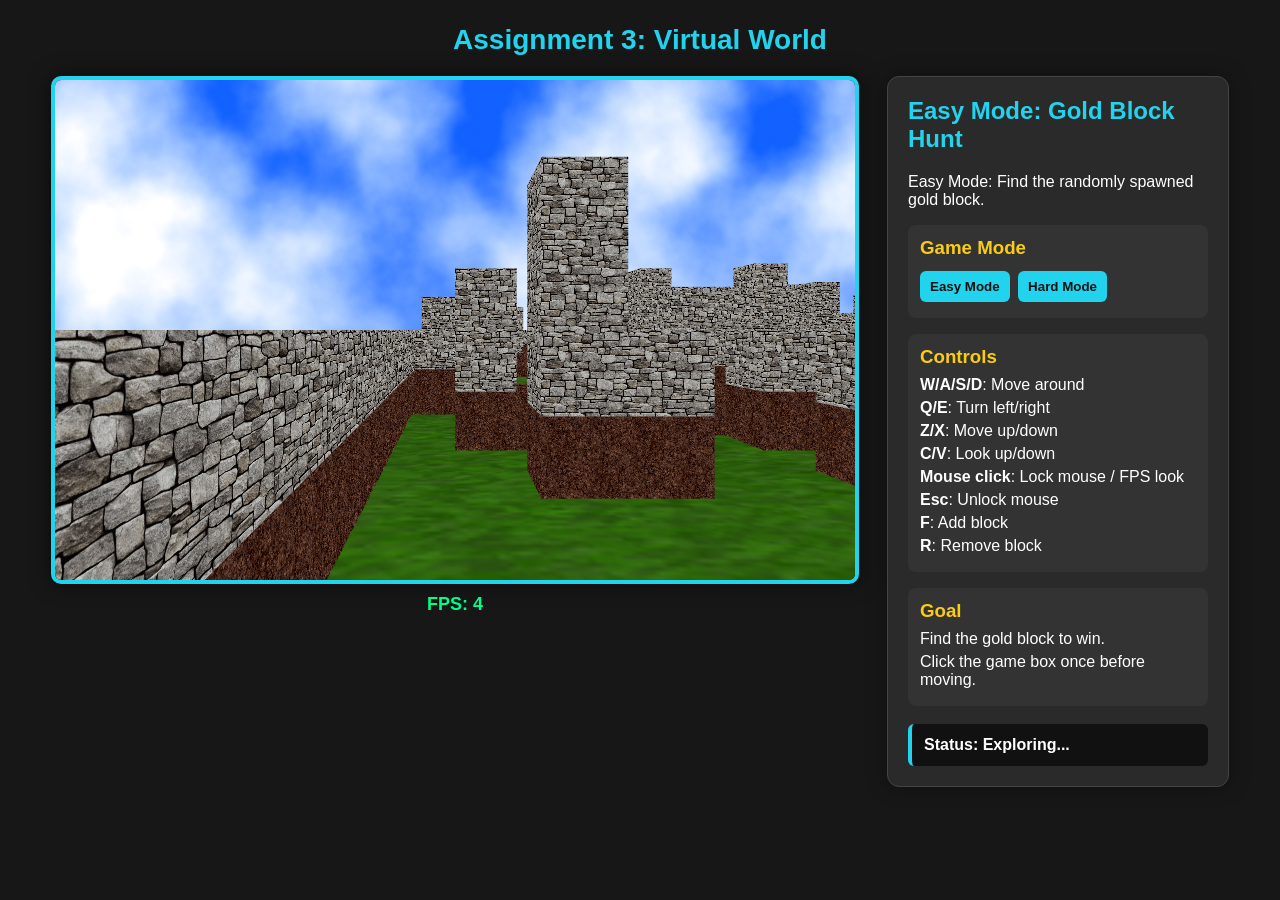
<file: asgn3/index.html>
<!DOCTYPE html>
<html lang="en">
  <head>
    <meta charset="utf-8" />
    <title>Assignment 3 - Virtual World</title>
    <link rel="stylesheet" href="./src/styles.css" />
  </head>

  <body>
    <div id="page">
      <h1>Assignment 3: Virtual World</h1>

      <div id="main-layout">
        <div id="game-panel">
          <canvas id="webgl" width="800" height="500" tabindex="0">
            Please use a browser that supports canvas.
          </canvas>

          <div id="fps">FPS: --</div>
        </div>

        <div id="info-panel">
          <h2>Gold Block Hunt</h2>
          <p id="mode-description">
            Easy Mode: Find the randomly spawned gold block.
          </p>

          <div class="box">
            <h3>Game Mode</h3>
            <button onclick="startEasyMode()">Easy Mode</button>
            <button onclick="startHardMode()">Hard Mode</button>
            <button id="restart-button" onclick="restartCurrentMode()">
              Restart
            </button>
          </div>

          <div class="box">
            <h3>Controls</h3>
            <p><b>W/A/S/D</b>: Move around</p>
            <p><b>Q/E</b>: Turn left/right</p>
            <p><b>Z/X</b>: Move up/down</p>
            <p><b>C/V</b>: Look up/down</p>
            <p><b>Mouse click</b>: Lock mouse / FPS look</p>
            <p><b>Esc</b>: Unlock mouse</p>
            <p><b>F</b>: Add block</p>
            <p><b>R</b>: Remove block</p>
          </div>

          <div class="box">
            <h3>Goal</h3>
            <p id="goal-text">Find the gold block to win.</p>
            <p>Click the game box once before moving.</p>
          </div>

          <div id="message">Status: Exploring...</div>
        </div>
      </div>
    </div>

    <!-- Matsuda helper libraries -->
    <script src="./lib/webgl-utils.js"></script>
    <script src="./lib/webgl-debug.js"></script>
    <script src="./lib/cuon-utils.js"></script>
    <script src="./lib/cuon-matrix.js"></script>

    <!-- Project files -->
    <script src="./src/Camera.js"></script>
    <script src="./src/Cube.js"></script>
    <script src="./src/World.js"></script>
    <script src="./src/Controls.js"></script>
    <script src="./src/index.js"></script>
  </body>
</html>
</file>
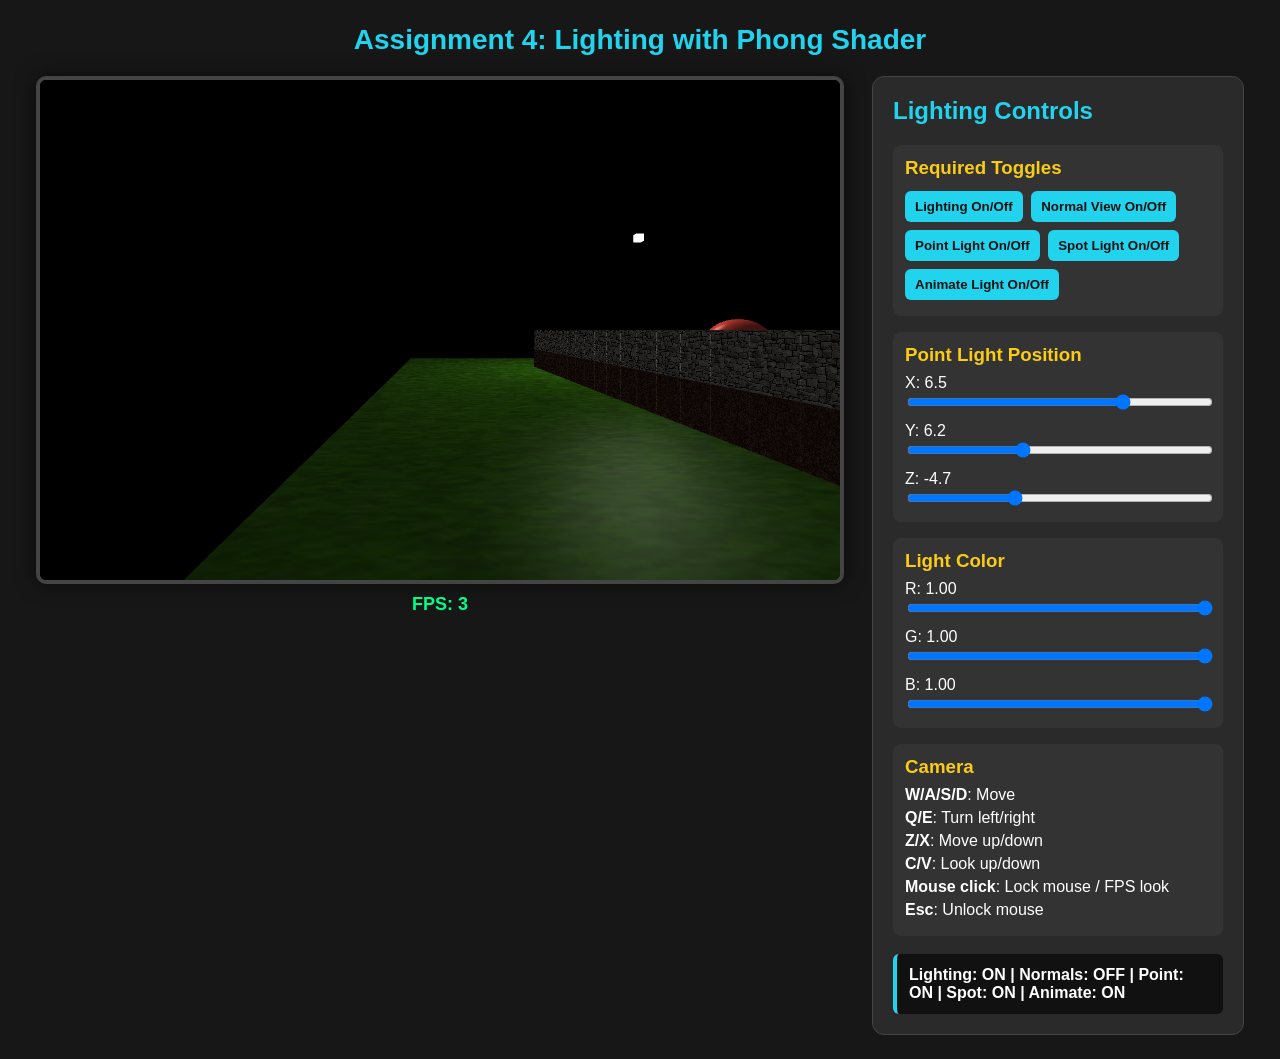
<file: asgn4/index.html>
<!DOCTYPE html>
<html lang="en">
  <head>
    <meta charset="utf-8" />
    <title>Assignment 4 - Lighting</title>
    <link rel="stylesheet" href="./src/styles.css" />
  </head>

  <body>
    <div id="page">
      <h1>Assignment 4: Lighting with Phong Shader</h1>

      <div id="main-layout">
        <div id="game-panel">
          <canvas id="webgl" width="800" height="500" tabindex="0">
            Please use a browser that supports canvas.
          </canvas>

          <div id="fps">FPS: --</div>
        </div>

        <div id="info-panel">
          <h2>Lighting Controls</h2>

          <div class="box">
            <h3>Required Toggles</h3>
            <button onclick="toggleLighting()">Lighting On/Off</button>
            <button onclick="toggleNormals()">Normal View On/Off</button>
            <button onclick="togglePointLight()">Point Light On/Off</button>
            <button onclick="toggleSpotLight()">Spot Light On/Off</button>
            <button onclick="toggleAnimateLight()">Animate Light On/Off</button>
          </div>

          <div class="box">
            <h3>Point Light Position</h3>

            <label>X: <span id="lightXText">0</span></label>
            <input
              id="lightXSlider"
              type="range"
              min="-15"
              max="15"
              value="0"
              step="0.1"
              oninput="updateLightSlider()"
            />

            <label>Y: <span id="lightYText">5</span></label>
            <input
              id="lightYSlider"
              type="range"
              min="1"
              max="15"
              value="5"
              step="0.1"
              oninput="updateLightSlider()"
            />

            <label>Z: <span id="lightZText">0</span></label>
            <input
              id="lightZSlider"
              type="range"
              min="-15"
              max="15"
              value="0"
              step="0.1"
              oninput="updateLightSlider()"
            />
          </div>

          <div class="box">
            <h3>Light Color</h3>

            <label>R: <span id="lightRText">1.00</span></label>
            <input
              id="lightRSlider"
              type="range"
              min="0"
              max="1"
              value="1"
              step="0.01"
              oninput="updateLightColor()"
            />

            <label>G: <span id="lightGText">1.00</span></label>
            <input
              id="lightGSlider"
              type="range"
              min="0"
              max="1"
              value="1"
              step="0.01"
              oninput="updateLightColor()"
            />

            <label>B: <span id="lightBText">1.00</span></label>
            <input
              id="lightBSlider"
              type="range"
              min="0"
              max="1"
              value="1"
              step="0.01"
              oninput="updateLightColor()"
            />
          </div>

          <div class="box">
            <h3>Camera</h3>
            <p><b>W/A/S/D</b>: Move</p>
            <p><b>Q/E</b>: Turn left/right</p>
            <p><b>Z/X</b>: Move up/down</p>
            <p><b>C/V</b>: Look up/down</p>
            <p><b>Mouse click</b>: Lock mouse / FPS look</p>
            <p><b>Esc</b>: Unlock mouse</p>
          </div>

          <div id="message">
            Lighting: ON | Normals: OFF | Point: ON | Spot: ON | Animate: ON
          </div>
        </div>
      </div>
    </div>

    <script src="./lib/webgl-utils.js"></script>
    <script src="./lib/webgl-debug.js"></script>
    <script src="./lib/cuon-utils.js"></script>
    <script src="./lib/cuon-matrix.js"></script>

    <script src="./src/Camera.js"></script>
    <script src="./src/Controls.js"></script>
    <script src="./src/Cube.js"></script>
    <script src="./src/Sphere.js"></script>
    <script src="./src/Model.js"></script>
    <script src="./src/World.js"></script>
    <script src="./src/index.js"></script>
  </body>
</html>
</file>
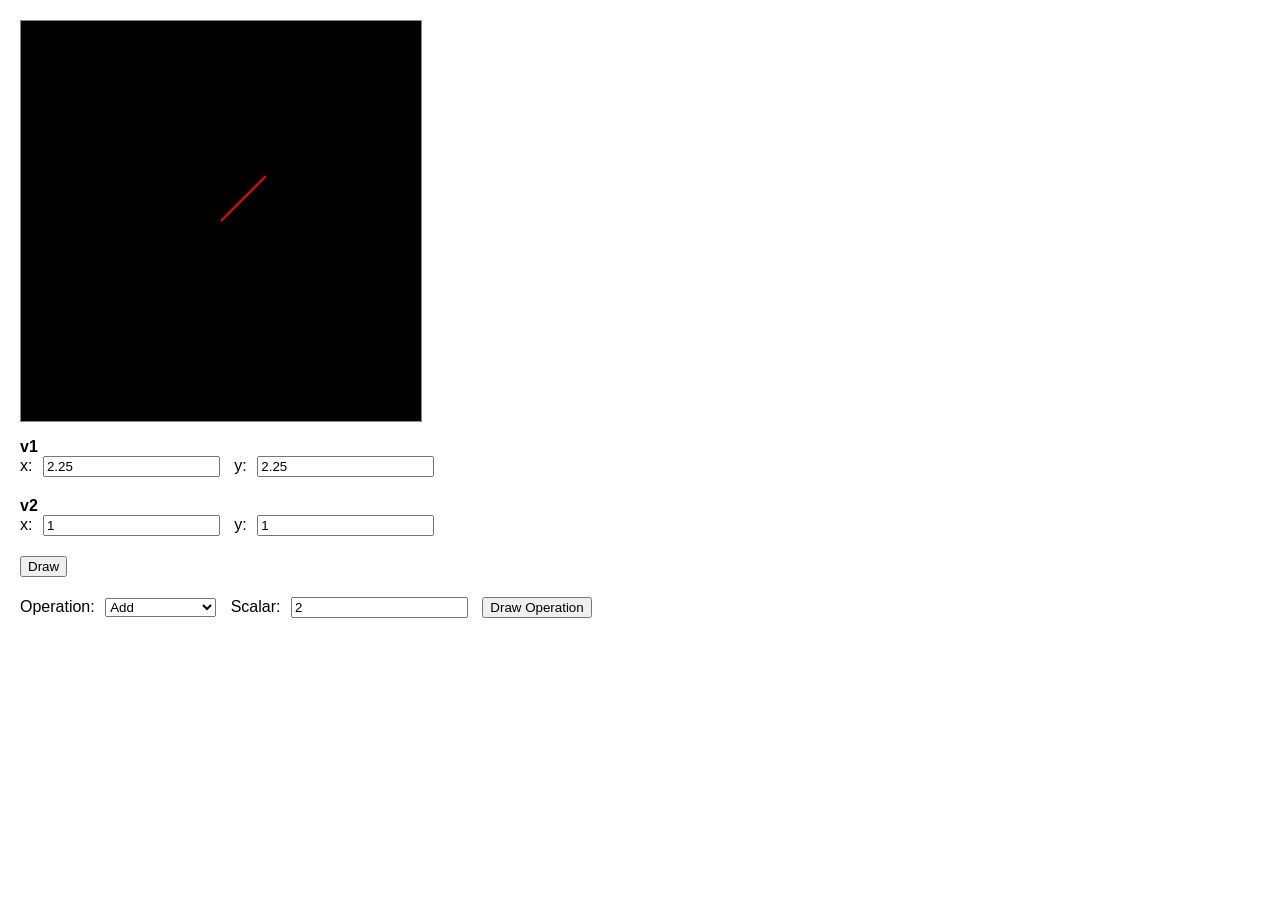
<file: asgn0/asg0.html>
<!DOCTYPE html>
<html lang="en">
  <head>
    <meta charset="utf-8" />
    <title>ASG0 - Vector Operations</title>
    <style>
      body {
        font-family: Arial, sans-serif;
        margin: 20px;
      }

      canvas {
        border: 1px solid #888;
        display: block;
        margin-bottom: 16px;
      }

      .controls {
        margin-bottom: 12px;
      }

      label {
        margin-right: 6px;
      }

      input, select {
        margin-right: 10px;
        margin-bottom: 8px;
      }
    </style>
  </head>

  <body onload="main()">
    <canvas id="example" width="400" height="400">
      Please use a browser that supports "canvas"
    </canvas>

    <div class="controls">
      <strong>v1</strong><br>
      <label for="v1x">x:</label>
      <input type="number" id="v1x" value="2.25" step="any">

      <label for="v1y">y:</label>
      <input type="number" id="v1y" value="2.25" step="any">
    </div>

    <div class="controls">
      <strong>v2</strong><br>
      <label for="v2x">x:</label>
      <input type="number" id="v2x" value="1" step="any">

      <label for="v2y">y:</label>
      <input type="number" id="v2y" value="1" step="any">
    </div>

    <div class="controls">
      <input type="button" value="Draw" onclick="handleDrawEvent()">
    </div>

    <div class="controls">
      <label for="operation">Operation:</label>
      <select id="operation">
        <option value="add">Add</option>
        <option value="sub">Subtract</option>
        <option value="mul">Multiply</option>
        <option value="div">Divide</option>
        <option value="magnitude">Magnitude</option>
        <option value="normalize">Normalize</option>
        <option value="angleBetween">Angle between</option>
        <option value="areaTriangle">Area</option>
      </select>

      <label for="scalar">Scalar:</label>
      <input type="number" id="scalar" value="2" step="any">

      <input type="button" value="Draw Operation" onclick="handleDrawOperationEvent()">
    </div>

    <script src="lib/cuon-matrix-cse160.js"></script>
    <script src="asg0.js"></script>
  </body>
</html>



<!-- Varnit Balivada -->
<!-- vbalivad@ucsc.edu -->
</file>
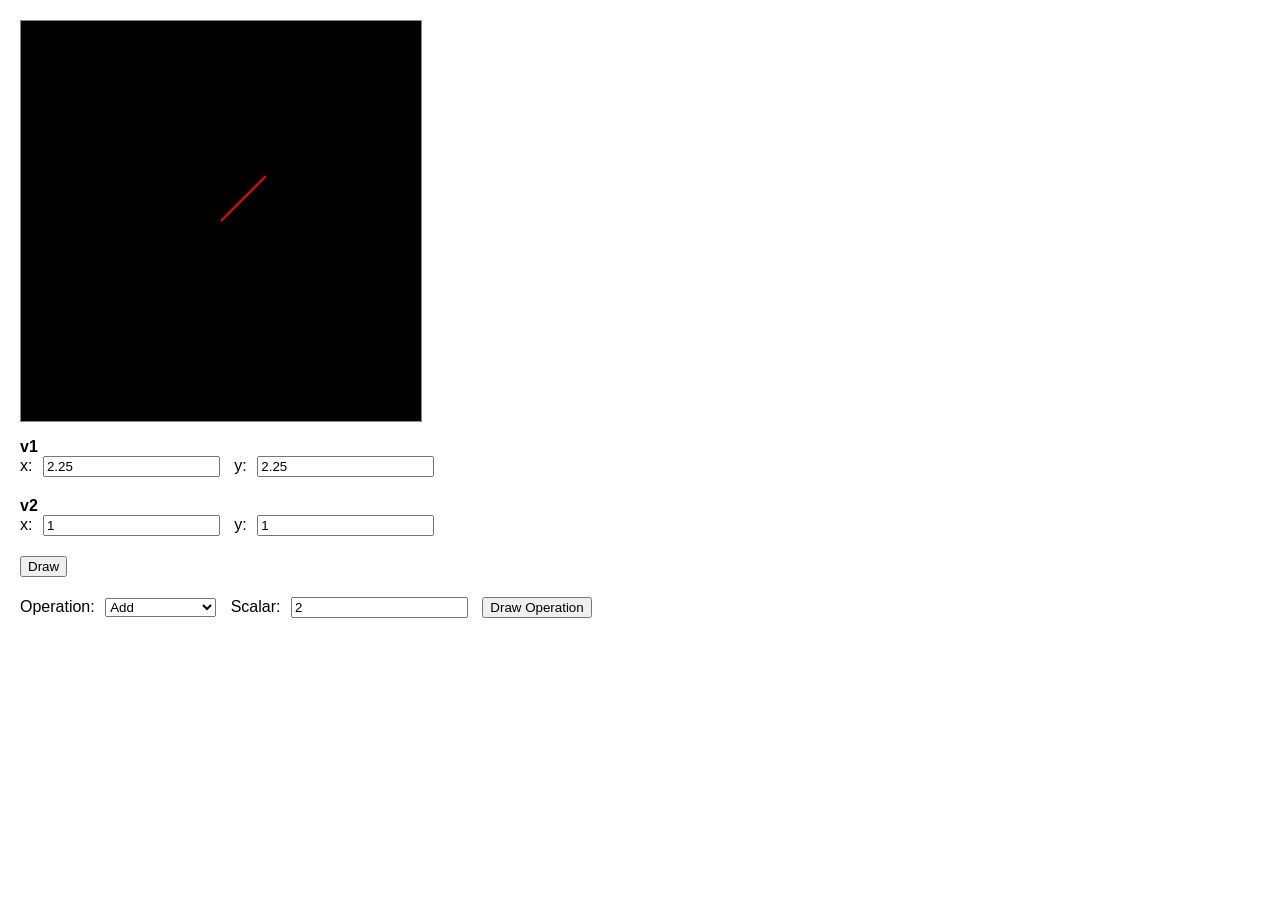
<file: asgn0/src/asg0.html>
<!DOCTYPE html>
<html lang="en">
  <head>
    <meta charset="utf-8" />
    <title>ASG0 - Vector Operations</title>
    <style>
      body {
        font-family: Arial, sans-serif;
        margin: 20px;
      }

      canvas {
        border: 1px solid #888;
        display: block;
        margin-bottom: 16px;
      }

      .controls {
        margin-bottom: 12px;
      }

      label {
        margin-right: 6px;
      }

      input, select {
        margin-right: 10px;
        margin-bottom: 8px;
      }
    </style>
  </head>

  <body onload="main()">
    <canvas id="example" width="400" height="400">
      Please use a browser that supports "canvas"
    </canvas>

    <div class="controls">
      <strong>v1</strong><br>
      <label for="v1x">x:</label>
      <input type="number" id="v1x" value="2.25" step="any">

      <label for="v1y">y:</label>
      <input type="number" id="v1y" value="2.25" step="any">
    </div>

    <div class="controls">
      <strong>v2</strong><br>
      <label for="v2x">x:</label>
      <input type="number" id="v2x" value="1" step="any">

      <label for="v2y">y:</label>
      <input type="number" id="v2y" value="1" step="any">
    </div>

    <div class="controls">
      <input type="button" value="Draw" onclick="handleDrawEvent()">
    </div>

    <div class="controls">
      <label for="operation">Operation:</label>
      <select id="operation">
        <option value="add">Add</option>
        <option value="sub">Subtract</option>
        <option value="mul">Multiply</option>
        <option value="div">Divide</option>
        <option value="magnitude">Magnitude</option>
        <option value="normalize">Normalize</option>
        <option value="angleBetween">Angle between</option>
        <option value="areaTriangle">Area</option>
      </select>

      <label for="scalar">Scalar:</label>
      <input type="number" id="scalar" value="2" step="any">

      <input type="button" value="Draw Operation" onclick="handleDrawOperationEvent()">
    </div>

    <script src="../lib/cuon-matrix-cse160.js"></script>
    <script src="asg0.js"></script>
  </body>
</html>



<!-- Varnit Balivada -->
<!-- vbalivad@ucsc.edu -->
</file>
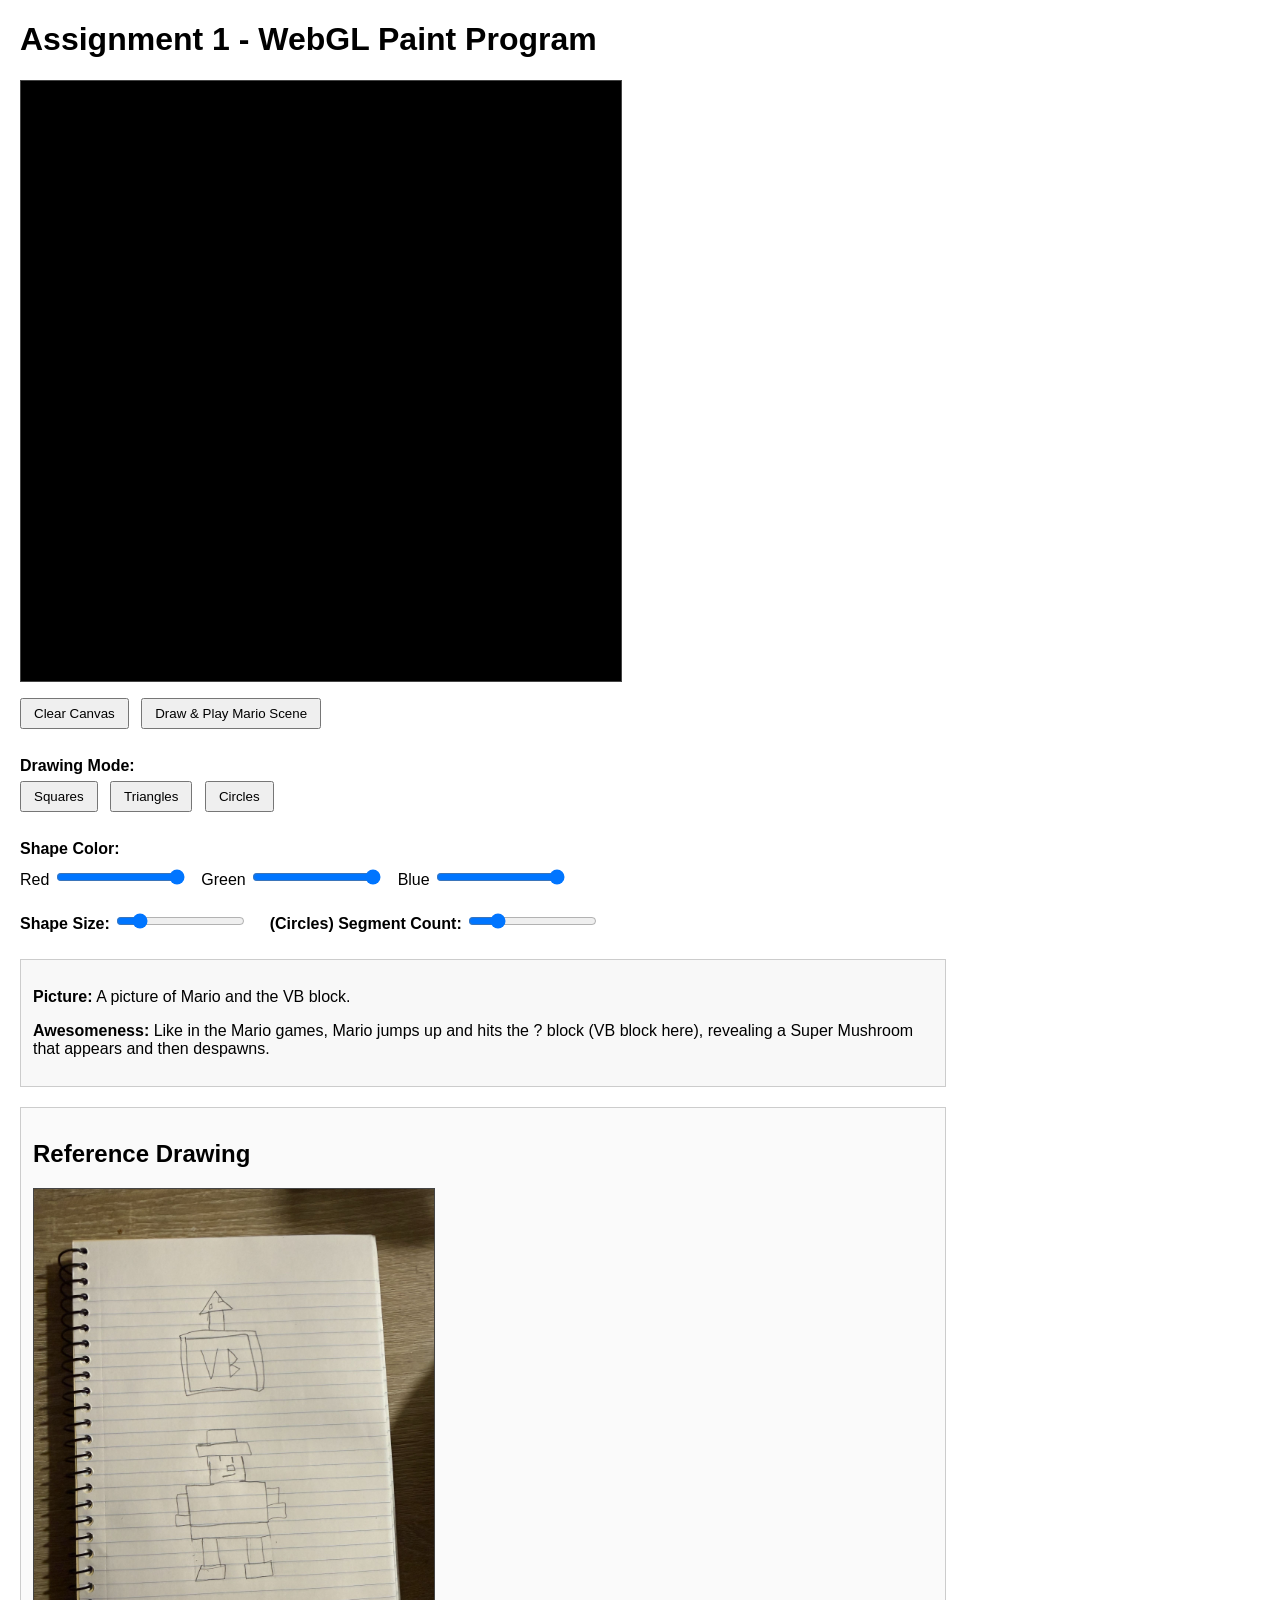
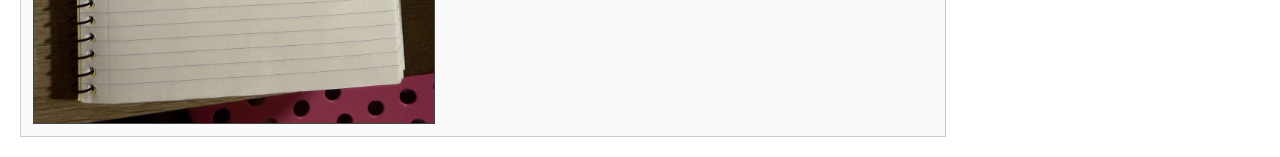
<file: asgn1/src/asgn1.html>
<!DOCTYPE html>
<html lang="en">
<head>
  <meta charset="UTF-8" />
  <title>ASG1 - WebGL Paint App</title>
  <style>
    body {
      font-family: Arial, sans-serif;
      margin: 20px;
    }

    #webgl {
      border: 1px solid #444;
      display: block;
      margin-bottom: 16px;
      background: black;
    }

    .controls {
      max-width: 900px;
      line-height: 1.9;
    }

    .section {
      margin-bottom: 14px;
    }

    button {
      margin-right: 8px;
      margin-bottom: 8px;
      padding: 6px 12px;
      cursor: pointer;
    }

    label {
      margin-right: 10px;
    }

    .note {
      margin-top: 20px;
      padding: 12px;
      border: 1px solid #ccc;
      max-width: 900px;
      background: #f8f8f8;
    }

    .reference-section {
      margin-top: 20px;
      max-width: 900px;
      padding: 12px;
      border: 1px solid #ccc;
      background: #fafafa;
    }

    .reference-section img {
      display: block;
      margin-top: 10px;
      max-width: 400px;
      width: 100%;
      height: auto;
      border: 1px solid #444;
    }
  </style>
</head>
<body onload="main()">
  <h1>Assignment 1 - WebGL Paint Program</h1>

  <canvas id="webgl" width="600" height="600">
    Please use a browser that supports canvas.
  </canvas>

  <div class="controls">
    <div class="section">
      <button id="clearButton">Clear Canvas</button>
      <button id="drawPictureButton">Draw & Play Mario Scene</button>
    </div>

    <div class="section">
      <strong>Drawing Mode:</strong><br />
      <button id="pointButton">Squares</button>
      <button id="triangleButton">Triangles</button>
      <button id="circleButton">Circles</button>
    </div>

    <div class="section">
      <strong>Shape Color:</strong><br />
      <label>Red
        <input type="range" id="redSlide" min="0" max="100" value="100">
      </label>
      <label>Green
        <input type="range" id="greenSlide" min="0" max="100" value="100">
      </label>
      <label>Blue
        <input type="range" id="blueSlide" min="0" max="100" value="100">
      </label>
    </div>

    <div class="section">
      <strong>Shape Size:</strong>
      <input type="range" id="sizeSlide" min="5" max="40" value="10">

      <strong style="margin-left: 18px;">(Circles) Segment Count:</strong>
      <input type="range" id="segmentSlide" min="3" max="40" value="10">
    </div>
  </div>

  <div class="note">
    <p><strong>Picture:</strong> A picture of Mario and the VB block.</p>
    <p><strong>Awesomeness:</strong> Like in the Mario games, Mario jumps up and hits the ? block (VB block here), revealing a Super Mushroom that appears and then despawns.</p>
  </div>

  <div class="reference-section">
    <h2>Reference Drawing</h2>
    <img src="reference.jpg" alt="Reference drawing for Mario and VB block">
  </div>

  <script src="Point.js"></script>
  <script src="Triangle.js"></script>
  <script src="Circle.js"></script>
  <script src="Picture.js"></script>
  <script src="ColoredPoints.js"></script>
</body>
</html>
</file>
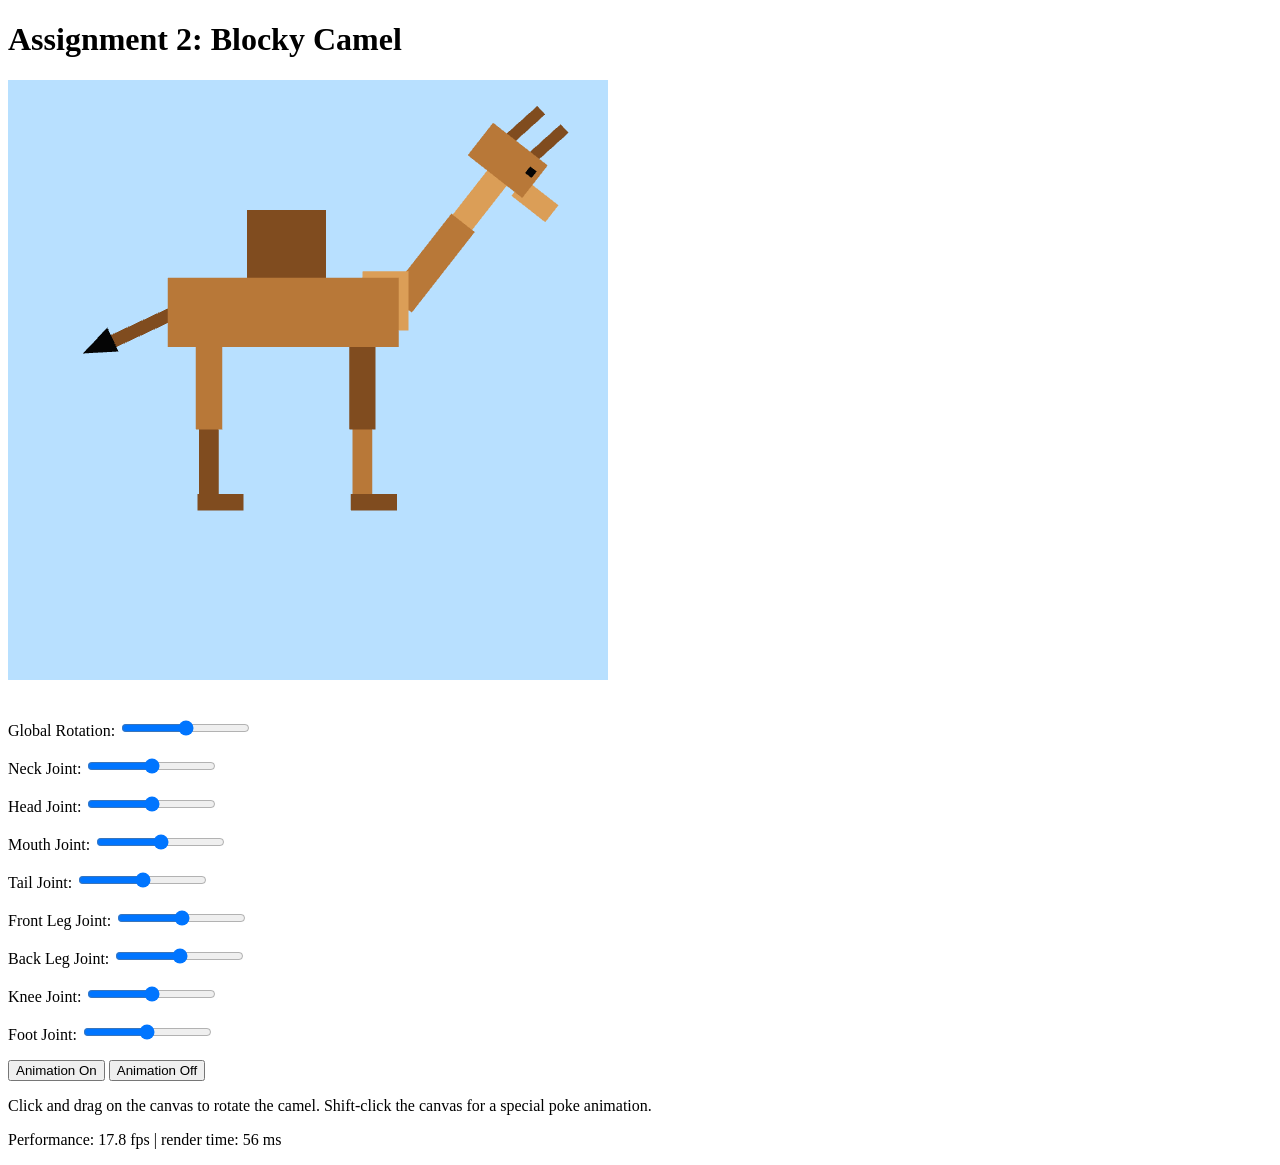
<file: asgn2/src/asgn2.html>
<!DOCTYPE html>
<html lang="en">
  <head>
    <meta charset="utf-8" />
    <title>Assignment 2 - Blocky Camel</title>
  </head>

  <body onload="main()">
    <h1>Assignment 2: Blocky Camel</h1>

    <canvas id="webgl" width="600" height="600">
      Please use a browser that supports canvas.
    </canvas>

    <br><br>

    <p>
      Global Rotation:
      <input type="range" min="-180" max="180" value="0" id="angleSlide">
    </p>

    <p>
      Neck Joint:
      <input type="range" min="-45" max="45" value="0" id="neckSlide">
    </p>

    <p>
      Head Joint:
      <input type="range" min="-45" max="45" value="0" id="headSlide">
    </p>

    <p>
      Mouth Joint:
      <input type="range" min="-30" max="30" value="0" id="mouthSlide">
    </p>

    <p>
      Tail Joint:
      <input type="range" min="-60" max="60" value="0" id="tailSlide">
    </p>

    <p>
      Front Leg Joint:
      <input type="range" min="-45" max="45" value="0" id="frontLegSlide">
    </p>

    <p>
      Back Leg Joint:
      <input type="range" min="-45" max="45" value="0" id="backLegSlide">
    </p>

    <p>
      Knee Joint:
      <input type="range" min="-45" max="45" value="0" id="kneeSlide">
    </p>

    <p>
      Foot Joint:
      <input type="range" min="-30" max="30" value="0" id="footSlide">
    </p>

    <p>
      <button id="animationOnButton">Animation On</button>
      <button id="animationOffButton">Animation Off</button>
    </p>

    <p>
      Click and drag on the canvas to rotate the camel.
      Shift-click the canvas for a special poke animation.
    </p>

    <p id="performance">Performance:</p>

    <!-- Library files -->
    <script src="../lib/webgl-utils.js"></script>
    <script src="../lib/webgl-debug.js"></script>
    <script src="../lib/cuon-utils.js"></script>
    <script src="../lib/cuon-matrix.js"></script>

    <!-- Shape files -->
    <script src="Triangle.js"></script>
    <script src="Point.js"></script>
    <script src="Circle.js"></script>
    <script src="Cube.js"></script>

    <!-- Main file -->
    <script src="BlockyAnimal.js"></script>
  </body>
</html>

<!-- Varnit Balivada. vbalivad@ucsc.edu. 1967160-->
</file>
<file: asgn3/src/styles.css>
body {
  margin: 0;
  background: #171717;
  color: white;
  font-family: Arial, sans-serif;
}

#page {
  max-width: 1200px;
  margin: 0 auto;
  padding: 24px;
}

h1 {
  text-align: center;
  margin: 0 0 20px 0;
  font-size: 28px;
  color: #22d3ee;
}

#main-layout {
  display: flex;
  gap: 28px;
  justify-content: center;
  align-items: flex-start;
}

#game-panel {
  display: flex;
  flex-direction: column;
  align-items: center;
}

#webgl {
  width: 800px;
  height: 500px;
  display: block;
  background: black;
  border: 4px solid #444;
  border-radius: 10px;
  outline: none;
  box-shadow: 0 0 20px rgba(0, 0, 0, 0.6);
}

#webgl:focus {
  border-color: #22d3ee;
}

#fps {
  margin-top: 10px;
  font-weight: bold;
  color: #00ff88;
  font-size: 18px;
}

#info-panel {
  width: 300px;
  min-height: 480px;
  background: #2a2a2a;
  border: 1px solid #444;
  border-radius: 12px;
  padding: 20px;
  box-shadow: 0 0 20px rgba(0, 0, 0, 0.35);
}

#info-panel h2 {
  margin-top: 0;
  color: #22d3ee;
}

.box {
  background: #333;
  border-radius: 8px;
  padding: 12px;
  margin-top: 16px;
}

.box h3 {
  margin-top: 0;
  margin-bottom: 8px;
  color: #facc15;
}

.box p {
  margin: 5px 0;
}

button {
  cursor: pointer;
  border: none;
  border-radius: 6px;
  padding: 8px 10px;
  margin: 4px 4px 4px 0;
  background: #22d3ee;
  color: #111;
  font-weight: bold;
}

button:hover {
  background: #67e8f9;
}

#restart-button {
  display: none;
  background: #facc15;
}

#restart-button:hover {
  background: #fde047;
}

#message {
  margin-top: 18px;
  padding: 12px;
  background: #111;
  border-left: 4px solid #22d3ee;
  border-radius: 6px;
  font-weight: bold;
}
</file>
<file: asgn4/src/styles.css>
body {
  margin: 0;
  background: #171717;
  color: white;
  font-family: Arial, sans-serif;
}

#page {
  max-width: 1250px;
  margin: 0 auto;
  padding: 24px;
}

h1 {
  text-align: center;
  margin: 0 0 20px 0;
  font-size: 28px;
  color: #22d3ee;
}

#main-layout {
  display: flex;
  gap: 28px;
  justify-content: center;
  align-items: flex-start;
}

#game-panel {
  display: flex;
  flex-direction: column;
  align-items: center;
}

#webgl {
  width: 800px;
  height: 500px;
  display: block;
  background: black;
  border: 4px solid #444;
  border-radius: 10px;
  outline: none;
  box-shadow: 0 0 20px rgba(0, 0, 0, 0.6);
}

#webgl:focus {
  border-color: #22d3ee;
}

#fps {
  margin-top: 10px;
  font-weight: bold;
  color: #00ff88;
  font-size: 18px;
}

#info-panel {
  width: 330px;
  min-height: 480px;
  background: #2a2a2a;
  border: 1px solid #444;
  border-radius: 12px;
  padding: 20px;
}

#info-panel h2 {
  margin-top: 0;
  color: #22d3ee;
}

.box {
  background: #333;
  border-radius: 8px;
  padding: 12px;
  margin-top: 16px;
}

.box h3 {
  margin-top: 0;
  margin-bottom: 8px;
  color: #facc15;
}

.box p {
  margin: 5px 0;
}

label {
  display: block;
  margin-top: 8px;
}

input[type="range"] {
  width: 100%;
}

button {
  cursor: pointer;
  border: none;
  border-radius: 6px;
  padding: 8px 10px;
  margin: 4px 4px 4px 0;
  background: #22d3ee;
  color: #111;
  font-weight: bold;
}

button:hover {
  background: #67e8f9;
}

#message {
  margin-top: 18px;
  padding: 12px;
  background: #111;
  border-left: 4px solid #22d3ee;
  border-radius: 6px;
  font-weight: bold;
}
</file>
